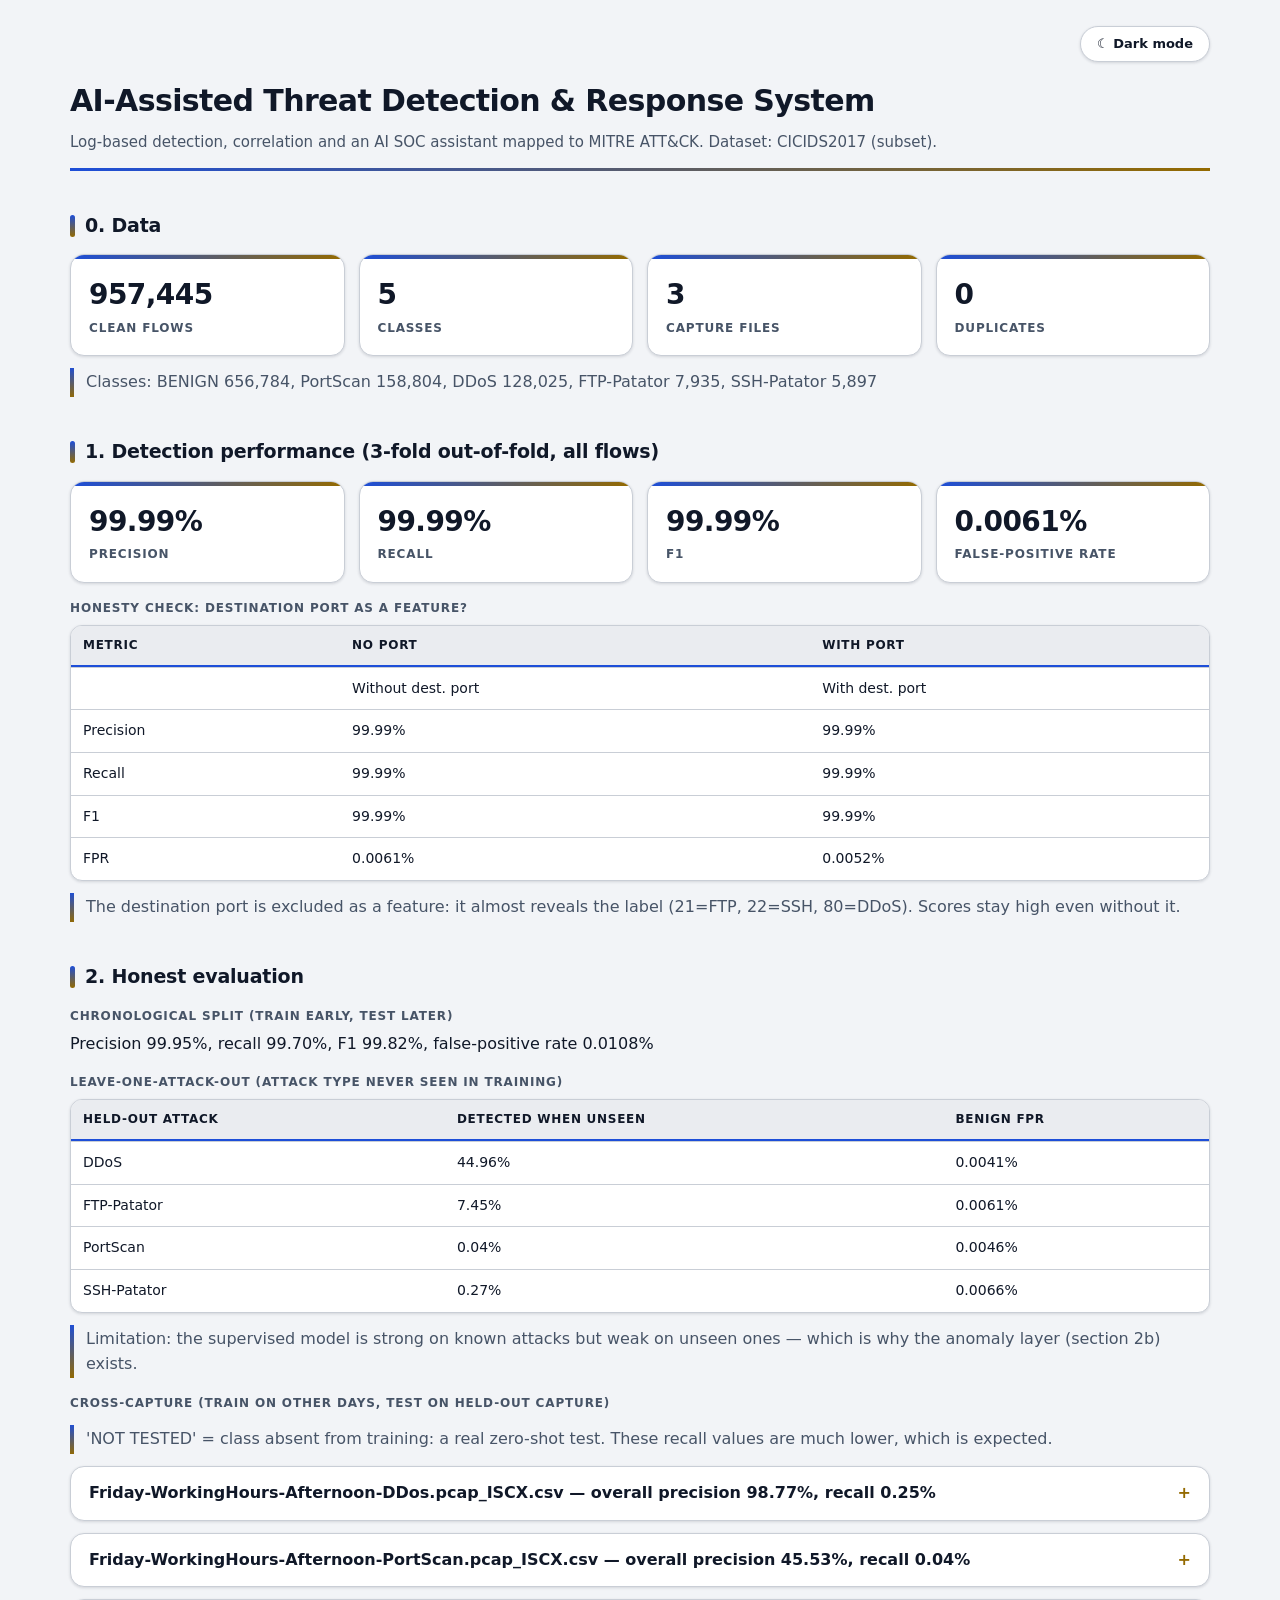
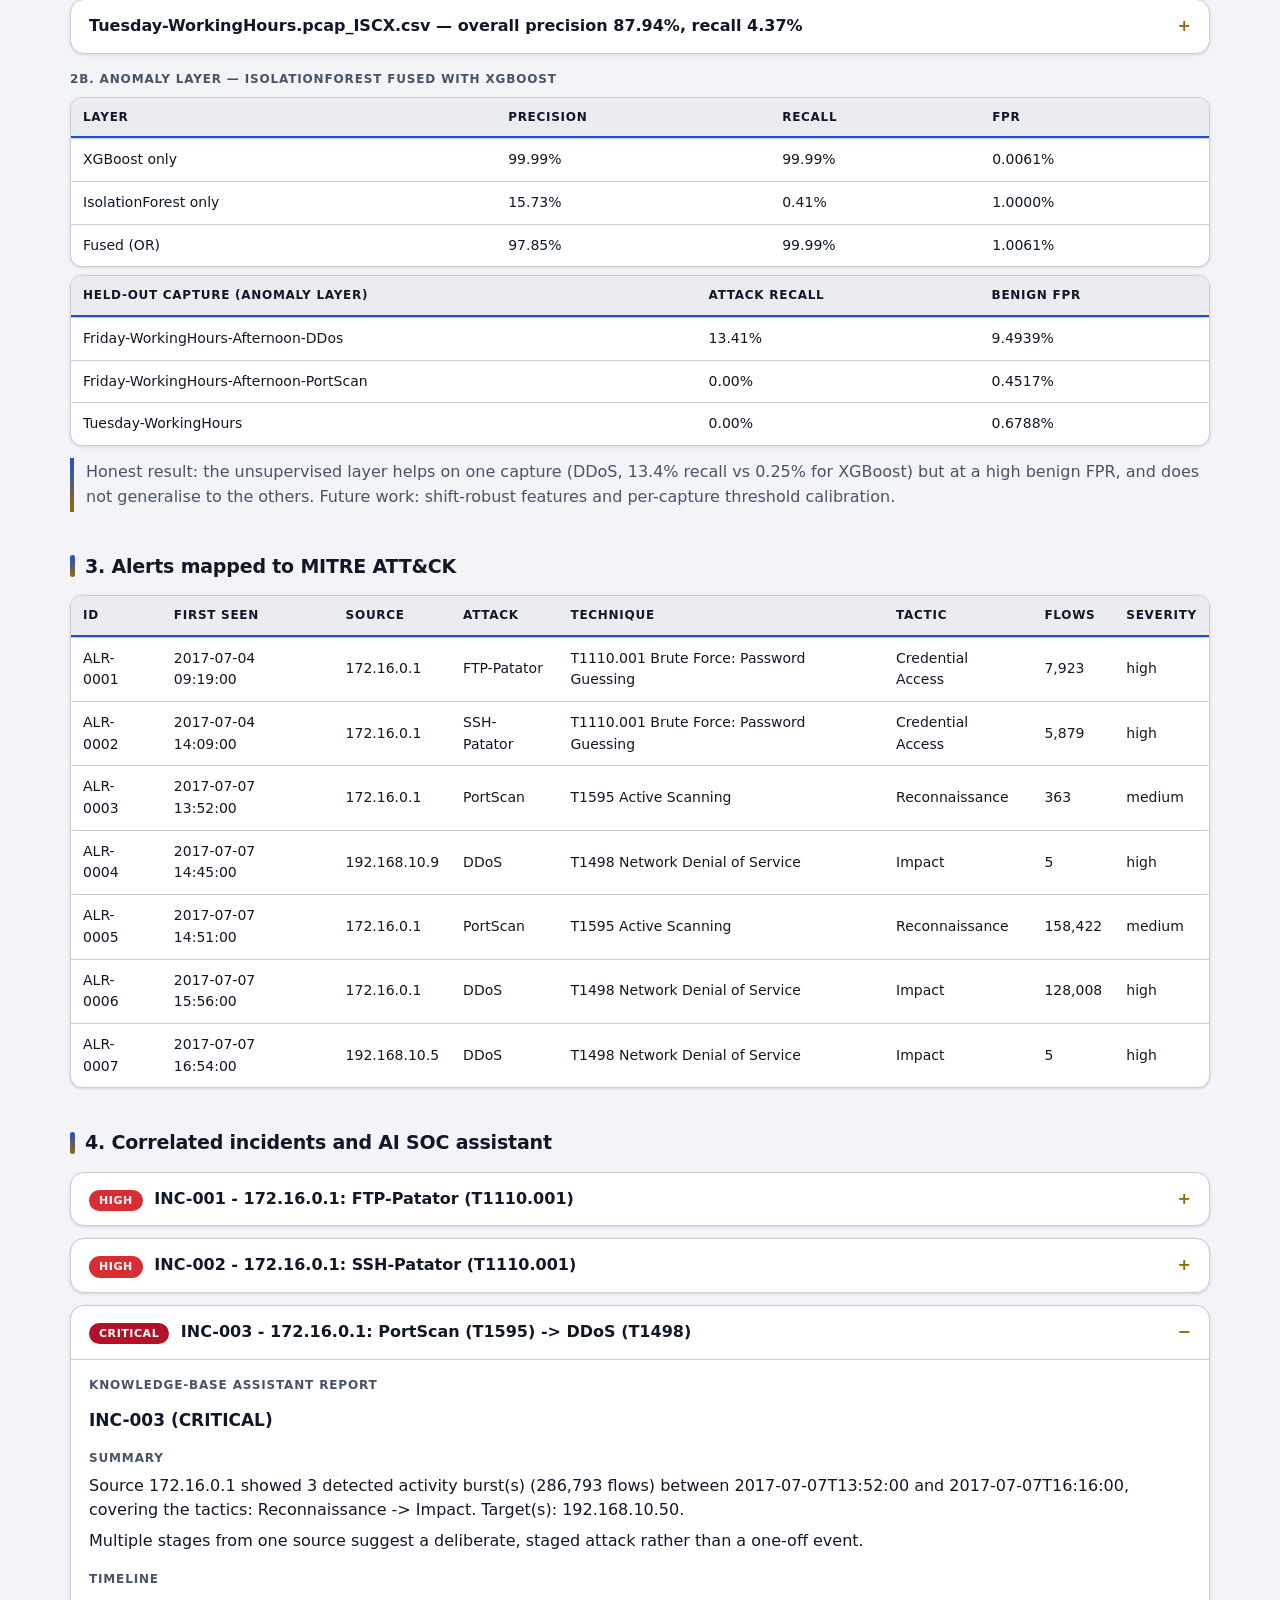
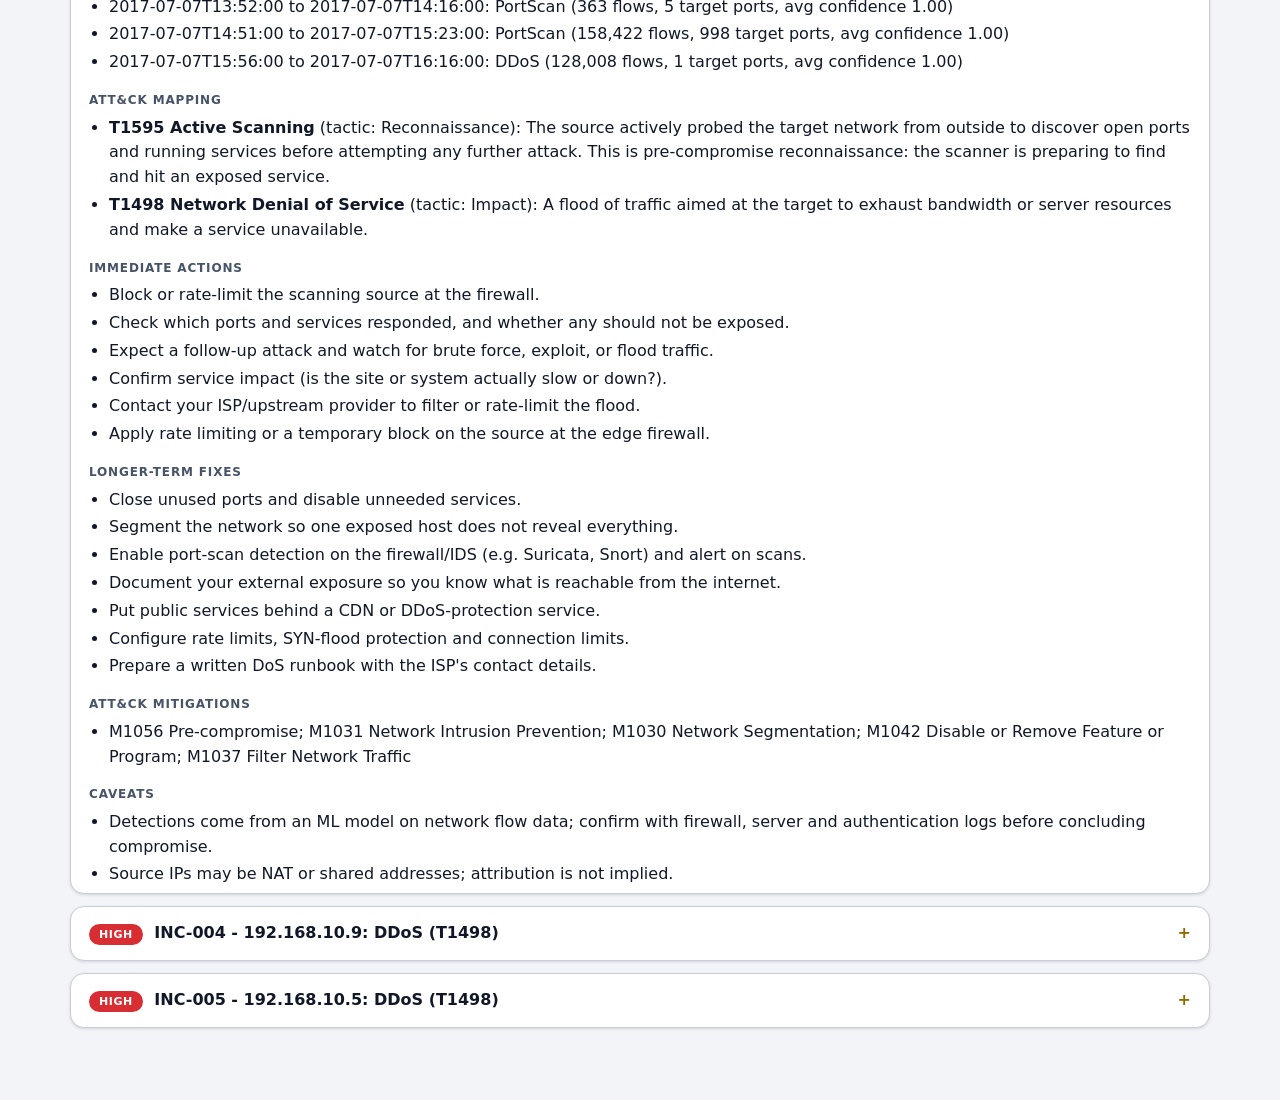
<file: outputs/demo.html>
<!doctype html><html lang="en" data-mode="dark"><head><meta charset="utf-8">
<meta name="viewport" content="width=device-width, initial-scale=1">
<title>AI-Assisted Threat Detection &amp; Response System</title>
<style>

[data-mode=dark]{--bg:#0d0f12;--surface:#15181d;--surface2:#1b1f26;--fg:#e8eaed;--muted:#9aa3b2;--border:#2a303a;--shadow:0 1px 2px rgba(0,0,0,.4);
  --blue:#5b9bff;--blue-soft:rgba(91,155,255,.16);--gold:#d9ad3f;--gold-soft:rgba(217,173,63,.16)}
[data-mode=light]{--bg:#f2f4f7;--surface:#ffffff;--surface2:#eaecf0;--fg:#101828;--muted:#475467;--border:#c9ced6;--shadow:0 1px 3px rgba(16,24,40,.14);
  --blue:#1d4ed8;--blue-soft:rgba(29,78,216,.10);--gold:#946a00;--gold-soft:rgba(148,106,0,.12)}
*{box-sizing:border-box}
body{font-family:Inter,system-ui,"Segoe UI",Roboto,Arial,sans-serif;max-width:1180px;margin:0 auto;padding:20px 20px 60px;
  background:var(--bg);color:var(--fg);line-height:1.55;transition:background .2s,color .2s}
.hero{padding-bottom:14px;border-bottom:3px solid;border-image:linear-gradient(90deg,var(--blue),var(--gold)) 1}
h1{margin:6px 0 0;font-size:30px;font-weight:700;letter-spacing:-.02em;color:var(--fg)}
.sub{color:var(--muted);margin:6px 0 0;font-size:15px}
h2{display:flex;align-items:center;gap:10px;margin:40px 0 14px;font-size:19px;font-weight:650;letter-spacing:-.01em}
h2::before{content:"";width:5px;height:22px;border-radius:3px;background:linear-gradient(180deg,var(--blue),var(--gold))}
h3{font-size:17px;margin:12px 0 6px}
h4{margin:16px 0 6px;font-size:12px;font-weight:700;text-transform:uppercase;letter-spacing:.07em;color:var(--muted)}
p{margin:6px 0} ul{margin:6px 0;padding-left:20px} li{margin:3px 0}
.topbar{display:flex;justify-content:flex-end;padding:6px 0 10px}
.topbar button{background:var(--surface);color:var(--fg);border:1px solid var(--border);border-radius:999px;padding:7px 16px;
  cursor:pointer;font:inherit;font-size:13px;font-weight:600;box-shadow:var(--shadow)}
.topbar button:hover{border-color:var(--blue)}
.cards{display:grid;grid-template-columns:repeat(auto-fit,minmax(180px,1fr));gap:14px}
.card{background:var(--surface);border:1px solid var(--border);position:relative;overflow:hidden;border-radius:14px;
  padding:18px;color:var(--muted);font-size:12px;font-weight:600;text-transform:uppercase;letter-spacing:.07em;box-shadow:var(--shadow)}
.card::before{content:"";position:absolute;left:0;right:0;top:0;height:4px;background:linear-gradient(90deg,var(--blue),var(--gold))}
.card b{display:block;font-size:28px;letter-spacing:-.02em;text-transform:none;color:var(--fg);margin-bottom:2px}
table{width:100%;border-collapse:separate;border-spacing:0;font-size:14px;margin:8px 0;background:var(--surface);
  border:1px solid var(--border);border-radius:12px;overflow:hidden;box-shadow:var(--shadow)}
th{background:var(--surface2);color:var(--fg);font-size:12px;text-transform:uppercase;letter-spacing:.06em;font-weight:700;text-align:left;padding:10px 12px;border-bottom:2px solid var(--blue)}
td{padding:10px 12px;border-top:1px solid var(--border)}
tr:hover td{background:var(--surface2)}
.note{color:var(--muted);border-left:4px solid;border-image:linear-gradient(180deg,var(--blue),var(--gold)) 1;padding:2px 0 2px 12px;margin:12px 0}
details{background:var(--surface);border:1px solid var(--border);border-radius:14px;margin:12px 0;box-shadow:var(--shadow);overflow:hidden}
details[open]>summary{border-bottom:1px solid var(--border)}
details>:not(summary){margin-left:18px;margin-right:18px}
summary{cursor:pointer;font-weight:650;padding:14px 18px;list-style:none}
summary::-webkit-details-marker{display:none}
summary::after{content:"+";float:right;color:var(--gold);font-weight:700} details[open]>summary::after{content:"\2212"}
.sev{display:inline-block;padding:2px 10px;border-radius:999px;color:#fff;font-size:11px;font-weight:700;letter-spacing:.05em;margin-right:6px}
.sev.critical{background:#b3102a}.sev.high{background:#d92d34}.sev.medium{background:#b87700}.sev.low{background:#1f7a3a}
@media print{.topbar{display:none}}

</style></head><body>
<div class="topbar"><button id="btnMode">Mode</button></div>
<div class="hero"><h1>AI-Assisted Threat Detection &amp; Response System</h1>
<p class="sub">Log-based detection, correlation and an AI SOC assistant mapped to MITRE ATT&amp;CK. Dataset: CICIDS2017 (subset).</p></div>
<h2>0. Data</h2><div class='cards'><div class='card'><b>957,445</b>clean flows</div><div class='card'><b>5</b>classes</div><div class='card'><b>3</b>capture files</div><div class='card'><b>0</b>duplicates</div></div><p class='note'>Classes: BENIGN 656,784, PortScan 158,804, DDoS 128,025, FTP-Patator 7,935, SSH-Patator 5,897</p><h2>1. Detection performance (3-fold out-of-fold, all flows)</h2><div class='cards'><div class='card'><b>99.99%</b>precision</div><div class='card'><b>99.99%</b>recall</div><div class='card'><b>99.99%</b>F1</div><div class='card'><b>0.0061%</b>false-positive rate</div></div><h4>Honesty check: destination port as a feature?</h4><table><tr><th>Metric</th><th>No port</th><th>With port</th></tr><tr><td></td><td>Without dest. port</td><td>With dest. port</td></tr><tr><td>Precision</td><td>99.99%</td><td>99.99%</td></tr><tr><td>Recall</td><td>99.99%</td><td>99.99%</td></tr><tr><td>F1</td><td>99.99%</td><td>99.99%</td></tr><tr><td>FPR</td><td>0.0061%</td><td>0.0052%</td></tr></table><p class='note'>The destination port is excluded as a feature: it almost reveals the label (21=FTP, 22=SSH, 80=DDoS). Scores stay high even without it.</p><h2>2. Honest evaluation</h2><h4>Chronological split (train early, test later)</h4><p>Precision 99.95%, recall 99.70%, F1 99.82%, false-positive rate 0.0108%</p><h4>Leave-one-attack-out (attack type never seen in training)</h4><table><tr><th>Held-out attack</th><th>Detected when unseen</th><th>Benign FPR</th></tr><tr><td>DDoS</td><td>44.96%</td><td>0.0041%</td></tr><tr><td>FTP-Patator</td><td>7.45%</td><td>0.0061%</td></tr><tr><td>PortScan</td><td>0.04%</td><td>0.0046%</td></tr><tr><td>SSH-Patator</td><td>0.27%</td><td>0.0066%</td></tr></table><p class='note'>Limitation: the supervised model is strong on known attacks but weak on unseen ones — which is why the anomaly layer (section 2b) exists.</p><h4>Cross-capture (train on other days, test on held-out capture)</h4><p class='note'>'NOT TESTED' = class absent from training: a real zero-shot test. These recall values are much lower, which is expected.</p><details><summary><b>Friday-WorkingHours-Afternoon-DDos.pcap_ISCX.csv</b> — overall precision 98.77%, recall 0.25%</summary><table><tr><th>Class</th><th>Recall</th><th>In training?</th></tr><tr><td>DDoS</td><td>0.25%</td><td>NOT TESTED</td></tr></table></details><details><summary><b>Friday-WorkingHours-Afternoon-PortScan.pcap_ISCX.csv</b> — overall precision 45.53%, recall 0.04%</summary><table><tr><th>Class</th><th>Recall</th><th>In training?</th></tr><tr><td>PortScan</td><td>0.04%</td><td>NOT TESTED</td></tr></table></details><details><summary><b>Tuesday-WorkingHours.pcap_ISCX.csv</b> — overall precision 87.94%, recall 4.37%</summary><table><tr><th>Class</th><th>Recall</th><th>In training?</th></tr><tr><td>FTP-Patator</td><td>7.41%</td><td>NOT TESTED</td></tr><tr><td>SSH-Patator</td><td>0.29%</td><td>NOT TESTED</td></tr></table></details><h4>2b. Anomaly layer — IsolationForest fused with XGBoost</h4><table><tr><th>Layer</th><th>Precision</th><th>Recall</th><th>FPR</th></tr><tr><td>XGBoost only</td><td>99.99%</td><td>99.99%</td><td>0.0061%</td></tr><tr><td>IsolationForest only</td><td>15.73%</td><td>0.41%</td><td>1.0000%</td></tr><tr><td>Fused (OR)</td><td>97.85%</td><td>99.99%</td><td>1.0061%</td></tr></table><table><tr><th>Held-out capture (anomaly layer)</th><th>Attack recall</th><th>Benign FPR</th></tr><tr><td>Friday-WorkingHours-Afternoon-DDos</td><td>13.41%</td><td>9.4939%</td></tr><tr><td>Friday-WorkingHours-Afternoon-PortScan</td><td>0.00%</td><td>0.4517%</td></tr><tr><td>Tuesday-WorkingHours</td><td>0.00%</td><td>0.6788%</td></tr></table><p class='note'>Honest result: the unsupervised layer helps on one capture (DDoS, 13.4% recall vs 0.25% for XGBoost) but at a high benign FPR, and does not generalise to the others. Future work: shift-robust features and per-capture threshold calibration.</p><h2>3. Alerts mapped to MITRE ATT&amp;CK</h2><table><tr><th>ID</th><th>First seen</th><th>Source</th><th>Attack</th><th>Technique</th><th>Tactic</th><th>Flows</th><th>Severity</th></tr><tr><td>ALR-0001</td><td>2017-07-04 09:19:00</td><td>172.16.0.1</td><td>FTP-Patator</td><td>T1110.001 Brute Force: Password Guessing</td><td>Credential Access</td><td>7,923</td><td>high</td></tr><tr><td>ALR-0002</td><td>2017-07-04 14:09:00</td><td>172.16.0.1</td><td>SSH-Patator</td><td>T1110.001 Brute Force: Password Guessing</td><td>Credential Access</td><td>5,879</td><td>high</td></tr><tr><td>ALR-0003</td><td>2017-07-07 13:52:00</td><td>172.16.0.1</td><td>PortScan</td><td>T1595 Active Scanning</td><td>Reconnaissance</td><td>363</td><td>medium</td></tr><tr><td>ALR-0004</td><td>2017-07-07 14:45:00</td><td>192.168.10.9</td><td>DDoS</td><td>T1498 Network Denial of Service</td><td>Impact</td><td>5</td><td>high</td></tr><tr><td>ALR-0005</td><td>2017-07-07 14:51:00</td><td>172.16.0.1</td><td>PortScan</td><td>T1595 Active Scanning</td><td>Reconnaissance</td><td>158,422</td><td>medium</td></tr><tr><td>ALR-0006</td><td>2017-07-07 15:56:00</td><td>172.16.0.1</td><td>DDoS</td><td>T1498 Network Denial of Service</td><td>Impact</td><td>128,008</td><td>high</td></tr><tr><td>ALR-0007</td><td>2017-07-07 16:54:00</td><td>192.168.10.5</td><td>DDoS</td><td>T1498 Network Denial of Service</td><td>Impact</td><td>5</td><td>high</td></tr></table><h2>4. Correlated incidents and AI SOC assistant</h2><details ><summary><span class='sev high'>HIGH</span> INC-001 - 172.16.0.1: FTP-Patator (T1110.001)</summary><h4>Knowledge-base assistant report</h4><h3>INC-001  (HIGH)</h3>
<h4>Summary</h4>
<p>Source 172.16.0.1 showed 1 detected activity burst(s) (7,923 flows) between 2017-07-04T09:19:00 and 2017-07-04T10:20:00, covering the tactics: Credential Access. Target(s): 192.168.10.50.</p>
<h4>Timeline</h4>
<ul>
<li>2017-07-04T09:19:00 to 2017-07-04T10:20:00: FTP-Patator (7,923 flows, 1 target ports, avg confidence 1.00)</li>
</ul>
<h4>ATT&amp;CK mapping</h4>
<ul>
<li><b>T1110.001 Brute Force: Password Guessing</b> (tactic: Credential Access): Many login attempts against a service (here FTP or SSH) to guess valid credentials. If one succeeds, the attacker gains access to the system.</li>
</ul>
<h4>Immediate actions</h4>
<ul>
<li>Block the source and check authentication logs for any SUCCESSFUL login from it.</li>
<li>If a login succeeded, treat the account as compromised: reset the password, end sessions, and review what the account did.</li>
</ul>
<h4>Longer-term fixes</h4>
<ul>
<li>Enforce strong passwords and account lockout / fail2ban.</li>
<li>Use SSH keys and multi-factor authentication; avoid plain FTP (use SFTP).</li>
<li>Do not expose SSH/FTP to the internet unless necessary; restrict by IP or VPN.</li>
</ul>
<h4>ATT&amp;CK mitigations</h4>
<ul>
<li>M1036 Account Use Policies; M1032 Multi-factor Authentication; M1027 Password Policies; M1018 User Account Management</li>
</ul>
<h4>Caveats</h4>
<ul>
<li>Detections come from an ML model on network flow data; confirm with firewall, server and authentication logs before concluding compromise.</li>
<li>Source IPs may be NAT or shared addresses; attribution is not implied.</li>
</ul></details><details ><summary><span class='sev high'>HIGH</span> INC-002 - 172.16.0.1: SSH-Patator (T1110.001)</summary><h4>Knowledge-base assistant report</h4><h3>INC-002  (HIGH)</h3>
<h4>Summary</h4>
<p>Source 172.16.0.1 showed 1 detected activity burst(s) (5,879 flows) between 2017-07-04T14:09:00 and 2017-07-04T15:11:00, covering the tactics: Credential Access. Target(s): 192.168.10.50.</p>
<h4>Timeline</h4>
<ul>
<li>2017-07-04T14:09:00 to 2017-07-04T15:11:00: SSH-Patator (5,879 flows, 1 target ports, avg confidence 1.00)</li>
</ul>
<h4>ATT&amp;CK mapping</h4>
<ul>
<li><b>T1110.001 Brute Force: Password Guessing</b> (tactic: Credential Access): Many login attempts against a service (here FTP or SSH) to guess valid credentials. If one succeeds, the attacker gains access to the system.</li>
</ul>
<h4>Immediate actions</h4>
<ul>
<li>Block the source and check authentication logs for any SUCCESSFUL login from it.</li>
<li>If a login succeeded, treat the account as compromised: reset the password, end sessions, and review what the account did.</li>
</ul>
<h4>Longer-term fixes</h4>
<ul>
<li>Enforce strong passwords and account lockout / fail2ban.</li>
<li>Use SSH keys and multi-factor authentication; avoid plain FTP (use SFTP).</li>
<li>Do not expose SSH/FTP to the internet unless necessary; restrict by IP or VPN.</li>
</ul>
<h4>ATT&amp;CK mitigations</h4>
<ul>
<li>M1036 Account Use Policies; M1032 Multi-factor Authentication; M1027 Password Policies; M1018 User Account Management</li>
</ul>
<h4>Caveats</h4>
<ul>
<li>Detections come from an ML model on network flow data; confirm with firewall, server and authentication logs before concluding compromise.</li>
<li>Source IPs may be NAT or shared addresses; attribution is not implied.</li>
</ul></details><details open><summary><span class='sev critical'>CRITICAL</span> INC-003 - 172.16.0.1: PortScan (T1595) -&gt; DDoS (T1498)</summary><h4>Knowledge-base assistant report</h4><h3>INC-003  (CRITICAL)</h3>
<h4>Summary</h4>
<p>Source 172.16.0.1 showed 3 detected activity burst(s) (286,793 flows) between 2017-07-07T13:52:00 and 2017-07-07T16:16:00, covering the tactics: Reconnaissance -&gt; Impact. Target(s): 192.168.10.50.</p>
<p>Multiple stages from one source suggest a deliberate, staged attack rather than a one-off event.</p>
<h4>Timeline</h4>
<ul>
<li>2017-07-07T13:52:00 to 2017-07-07T14:16:00: PortScan (363 flows, 5 target ports, avg confidence 1.00)</li>
<li>2017-07-07T14:51:00 to 2017-07-07T15:23:00: PortScan (158,422 flows, 998 target ports, avg confidence 1.00)</li>
<li>2017-07-07T15:56:00 to 2017-07-07T16:16:00: DDoS (128,008 flows, 1 target ports, avg confidence 1.00)</li>
</ul>
<h4>ATT&amp;CK mapping</h4>
<ul>
<li><b>T1595 Active Scanning</b> (tactic: Reconnaissance): The source actively probed the target network from outside to discover open ports and running services before attempting any further attack. This is pre-compromise reconnaissance: the scanner is preparing to find and hit an exposed service.</li>
<li><b>T1498 Network Denial of Service</b> (tactic: Impact): A flood of traffic aimed at the target to exhaust bandwidth or server resources and make a service unavailable.</li>
</ul>
<h4>Immediate actions</h4>
<ul>
<li>Block or rate-limit the scanning source at the firewall.</li>
<li>Check which ports and services responded, and whether any should not be exposed.</li>
<li>Expect a follow-up attack and watch for brute force, exploit, or flood traffic.</li>
<li>Confirm service impact (is the site or system actually slow or down?).</li>
<li>Contact your ISP/upstream provider to filter or rate-limit the flood.</li>
<li>Apply rate limiting or a temporary block on the source at the edge firewall.</li>
</ul>
<h4>Longer-term fixes</h4>
<ul>
<li>Close unused ports and disable unneeded services.</li>
<li>Segment the network so one exposed host does not reveal everything.</li>
<li>Enable port-scan detection on the firewall/IDS (e.g. Suricata, Snort) and alert on scans.</li>
<li>Document your external exposure so you know what is reachable from the internet.</li>
<li>Put public services behind a CDN or DDoS-protection service.</li>
<li>Configure rate limits, SYN-flood protection and connection limits.</li>
<li>Prepare a written DoS runbook with the ISP&#x27;s contact details.</li>
</ul>
<h4>ATT&amp;CK mitigations</h4>
<ul>
<li>M1056 Pre-compromise; M1031 Network Intrusion Prevention; M1030 Network Segmentation; M1042 Disable or Remove Feature or Program; M1037 Filter Network Traffic</li>
</ul>
<h4>Caveats</h4>
<ul>
<li>Detections come from an ML model on network flow data; confirm with firewall, server and authentication logs before concluding compromise.</li>
<li>Source IPs may be NAT or shared addresses; attribution is not implied.</li>
</ul></details><details ><summary><span class='sev high'>HIGH</span> INC-004 - 192.168.10.9: DDoS (T1498)</summary><h4>Knowledge-base assistant report</h4><h3>INC-004  (HIGH)</h3>
<h4>Summary</h4>
<p>Source 192.168.10.9 showed 1 detected activity burst(s) (5 flows) between 2017-07-07T14:45:00 and 2017-07-07T14:46:00, covering the tactics: Impact. Target(s): 39.130.133.34.</p>
<h4>Timeline</h4>
<ul>
<li>2017-07-07T14:45:00 to 2017-07-07T14:46:00: DDoS (5 flows, 1 target ports, avg confidence 0.99)</li>
</ul>
<h4>ATT&amp;CK mapping</h4>
<ul>
<li><b>T1498 Network Denial of Service</b> (tactic: Impact): A flood of traffic aimed at the target to exhaust bandwidth or server resources and make a service unavailable.</li>
</ul>
<h4>Immediate actions</h4>
<ul>
<li>Confirm service impact (is the site or system actually slow or down?).</li>
<li>Contact your ISP/upstream provider to filter or rate-limit the flood.</li>
<li>Apply rate limiting or a temporary block on the source at the edge firewall.</li>
</ul>
<h4>Longer-term fixes</h4>
<ul>
<li>Put public services behind a CDN or DDoS-protection service.</li>
<li>Configure rate limits, SYN-flood protection and connection limits.</li>
<li>Prepare a written DoS runbook with the ISP&#x27;s contact details.</li>
</ul>
<h4>ATT&amp;CK mitigations</h4>
<ul>
<li>M1037 Filter Network Traffic</li>
</ul>
<h4>Caveats</h4>
<ul>
<li>Detections come from an ML model on network flow data; confirm with firewall, server and authentication logs before concluding compromise.</li>
<li>Source IPs may be NAT or shared addresses; attribution is not implied.</li>
</ul></details><details ><summary><span class='sev high'>HIGH</span> INC-005 - 192.168.10.5: DDoS (T1498)</summary><h4>Knowledge-base assistant report</h4><h3>INC-005  (HIGH)</h3>
<h4>Summary</h4>
<p>Source 192.168.10.5 showed 1 detected activity burst(s) (5 flows) between 2017-07-07T16:54:00 and 2017-07-07T16:55:00, covering the tactics: Impact. Target(s): 122.225.115.212.</p>
<h4>Timeline</h4>
<ul>
<li>2017-07-07T16:54:00 to 2017-07-07T16:55:00: DDoS (5 flows, 1 target ports, avg confidence 0.94)</li>
</ul>
<h4>ATT&amp;CK mapping</h4>
<ul>
<li><b>T1498 Network Denial of Service</b> (tactic: Impact): A flood of traffic aimed at the target to exhaust bandwidth or server resources and make a service unavailable.</li>
</ul>
<h4>Immediate actions</h4>
<ul>
<li>Confirm service impact (is the site or system actually slow or down?).</li>
<li>Contact your ISP/upstream provider to filter or rate-limit the flood.</li>
<li>Apply rate limiting or a temporary block on the source at the edge firewall.</li>
</ul>
<h4>Longer-term fixes</h4>
<ul>
<li>Put public services behind a CDN or DDoS-protection service.</li>
<li>Configure rate limits, SYN-flood protection and connection limits.</li>
<li>Prepare a written DoS runbook with the ISP&#x27;s contact details.</li>
</ul>
<h4>ATT&amp;CK mitigations</h4>
<ul>
<li>M1037 Filter Network Traffic</li>
</ul>
<h4>Caveats</h4>
<ul>
<li>Detections come from an ML model on network flow data; confirm with firewall, server and authentication logs before concluding compromise.</li>
<li>Source IPs may be NAT or shared addresses; attribution is not implied.</li>
</ul></details>
<script>
(function(){
  var root=document.documentElement;
  var mode=(window.matchMedia&&window.matchMedia('(prefers-color-scheme: light)').matches)?'light':'dark';
  try{mode=localStorage.getItem('tdMode')||mode;}catch(e){}
  function apply(){
    root.setAttribute('data-mode',mode);
    document.getElementById('btnMode').textContent=mode==='dark'?'☀ Light mode':'☾ Dark mode';
    try{localStorage.setItem('tdMode',mode);}catch(e){}
  }
  document.getElementById('btnMode').onclick=function(){mode=(mode==='dark')?'light':'dark';apply();};
  apply();
})();
</script>
</body></html>
</file>
